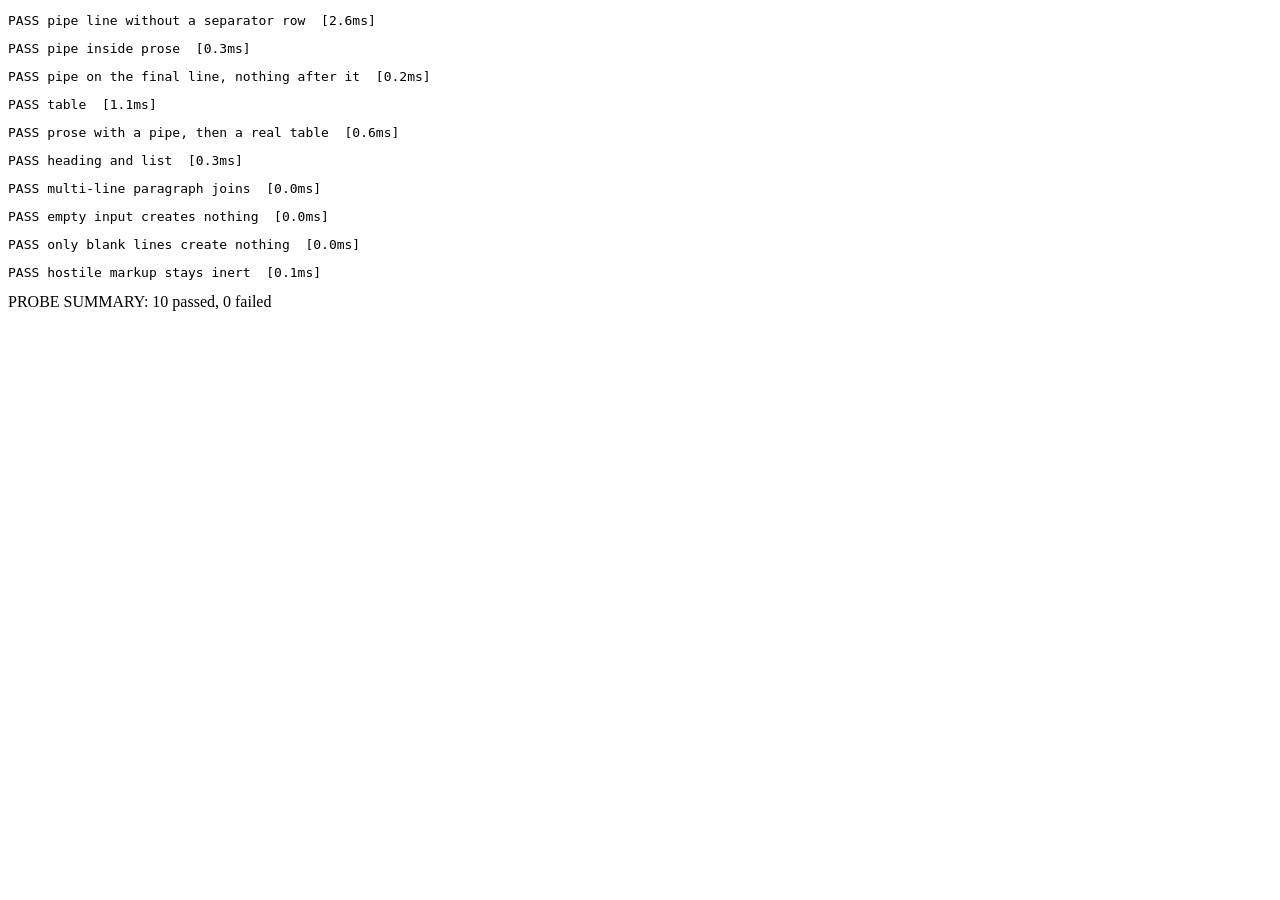
<file: agent/gui/renderer_probe.html>
<!DOCTYPE html>
<html lang="zh">
<head>
<meta charset="utf-8">
<title>renderer probe — gui/app.js</title>
</head>
<body>
<!--
  Executes the browser-side Markdown renderer for real. It is opened over file://, so it needs
  no server, no route in gui.py and no new CSP allowance: `app.js` is a classic script, so its
  top-level function declarations are installed even if its later startup code fails to find the
  workbench DOM it expects.

  Run it headless with:  python3 agent/renderer_probe.py
-->
<div id="results"></div>
<div id="summary" data-result="NONE">no result</div>
<script src="app.js"></script>
<script src="renderer_probe.js"></script>
</body>
</html>
</file>
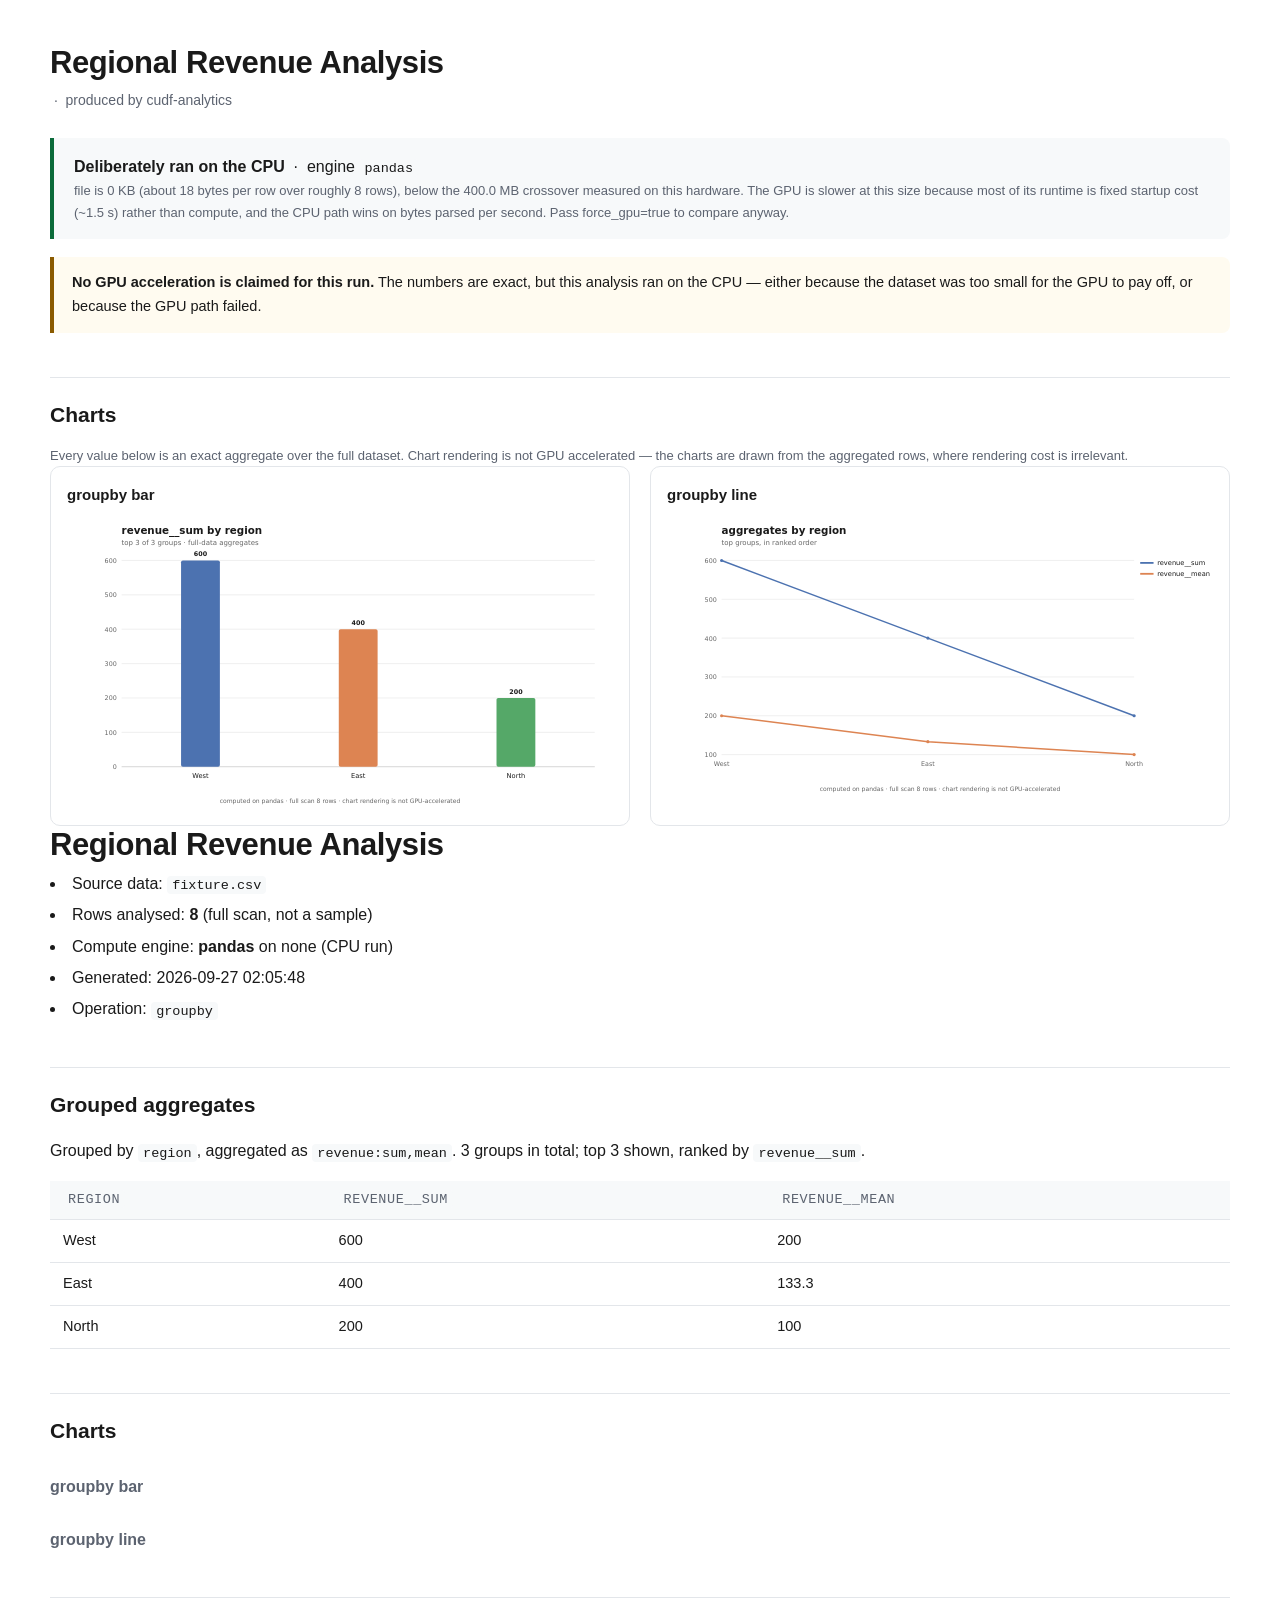
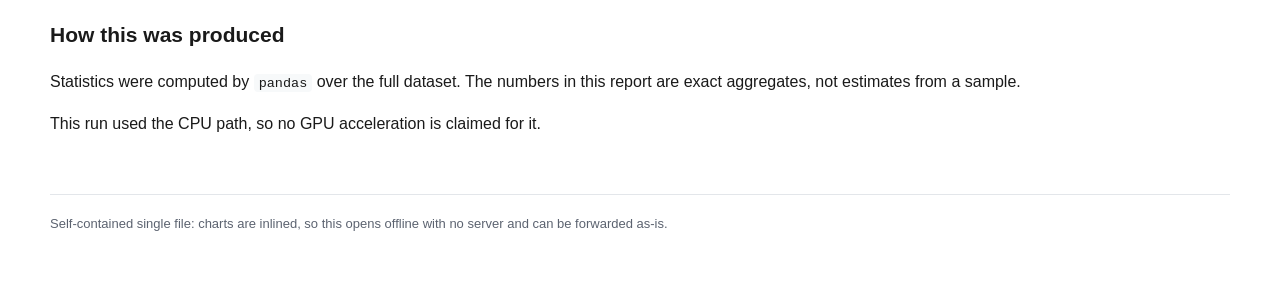
<file: benchmark/portability/report.html>
<!DOCTYPE html>
<html lang="en">
<head>
<meta charset="utf-8">
<meta name="viewport" content="width=device-width,initial-scale=1">
<title>Regional Revenue Analysis</title>
<style>
:root { --ink:#1a1a1a; --dim:#5c6370; --line:#e3e6ea; --bg:#ffffff; --accent:#0b6b3a;
        --warn:#8a5a00; --panel:#f7f9fa; }
* { box-sizing:border-box; }
body { margin:0; padding:44px 30px 70px; background:var(--bg); color:var(--ink);
       font:16px/1.65 -apple-system,"Segoe UI",Roboto,"Helvetica Neue",
            "PingFang SC","Microsoft YaHei",sans-serif; }
.wrap { max-width:1180px; margin:0 auto; }
h1 { font-size:31px; line-height:1.25; margin:0 0 6px; letter-spacing:-.4px; }
h2 { font-size:21px; margin:44px 0 12px; padding-top:20px; border-top:1px solid var(--line); }
h3 { font-size:16px; margin:26px 0 8px; color:var(--dim); font-weight:600; }
.sub { color:var(--dim); font-size:14px; margin:0 0 26px; }
.lede { background:var(--panel); border-left:4px solid var(--accent); padding:16px 20px;
        border-radius:0 8px 8px 0; margin:22px 0 8px; }
.lede p { margin:0; }
table { border-collapse:collapse; width:100%; margin:14px 0; font-size:14.5px; }
th,td { text-align:left; padding:9px 13px; border-bottom:1px solid var(--line); }
th { background:var(--panel); font-weight:600; color:var(--dim);
     text-transform:uppercase; font-size:11.5px; letter-spacing:.6px; }
td:nth-child(n+2) { font-variant-numeric:tabular-nums; }
code { background:var(--panel); padding:1.5px 5px; border-radius:4px;
       font:13.5px/1.5 ui-monospace,Consolas,"Courier New",monospace; }
li { margin:5px 0; }
.charts { display:grid; grid-template-columns:repeat(auto-fit,minmax(430px,1fr)); gap:20px; }
.card { border:1px solid var(--line); border-radius:10px; padding:16px; background:#fff; }
.card svg { width:100%; height:auto; display:block; }
.card h3 { margin:0 0 10px; color:var(--ink); font-size:15px; }
.caption { color:var(--dim); font-size:13px; margin:10px 0 0; }
.foot { margin-top:56px; padding-top:18px; border-top:1px solid var(--line);
        color:var(--dim); font-size:13px; }
.caveat { background:#fffbf0; border-left:4px solid var(--warn); padding:14px 18px;
          border-radius:0 8px 8px 0; font-size:14.5px; margin:18px 0; }
</style>
</head>
<body>
<div class="wrap">
<h1>Regional Revenue Analysis</h1>
<p class="sub">
&nbsp;&middot;&nbsp; produced by cudf-analytics</p>
<div class="lede"><p><strong>Deliberately ran on the CPU</strong> &nbsp;&middot;&nbsp; engine <code>pandas</code></p><p class="caption">file is 0 KB (about 18 bytes per row over roughly 8 rows), below the 400.0 MB crossover measured on this hardware. The GPU is slower at this size because most of its runtime is fixed startup cost (~1.5 s) rather than compute, and the CPU path wins on bytes parsed per second. Pass force_gpu=true to compare anyway.</p></div>
<div class="caveat"><strong>No GPU acceleration is claimed for this run.</strong> The numbers are exact, but this analysis ran on the CPU &mdash; either because the dataset was too small for the GPU to pay off, or because the GPU path failed.</div>
<h2>Charts</h2>
<p class="caption">Every value below is an exact aggregate over the full dataset. Chart rendering is not GPU accelerated &mdash; the charts are drawn from the aggregated rows, where rendering cost is irrelevant.</p>
<div class="charts"><div class="card"><h3>groupby bar</h3><svg xmlns="http://www.w3.org/2000/svg" viewBox="0 0 900 480" role="img" aria-label="revenue__sum by region"><rect width="900" height="480" fill="#ffffff"/><text x="90.00" y="26.00" font-family="system-ui, -apple-system, 'Segoe UI', Roboto, sans-serif" font-size="17" fill="#1a1a1a" text-anchor="start" font-weight="700">revenue__sum by region</text><text x="90.00" y="45.00" font-family="system-ui, -apple-system, 'Segoe UI', Roboto, sans-serif" font-size="11.5" fill="#666666" text-anchor="start" font-weight="normal">top 3 of 3 groups · full-data aggregates</text><line x1="90.00" y1="410.00" x2="870.00" y2="410.00" stroke="#bbbbbb" stroke-width="1"/><text x="82.00" y="414.00" font-family="system-ui, -apple-system, 'Segoe UI', Roboto, sans-serif" font-size="10.5" fill="#666666" text-anchor="end" font-weight="normal">0</text><line x1="90.00" y1="353.33" x2="870.00" y2="353.33" stroke="#e5e5e5" stroke-width="1"/><text x="82.00" y="357.33" font-family="system-ui, -apple-system, 'Segoe UI', Roboto, sans-serif" font-size="10.5" fill="#666666" text-anchor="end" font-weight="normal">100</text><line x1="90.00" y1="296.67" x2="870.00" y2="296.67" stroke="#e5e5e5" stroke-width="1"/><text x="82.00" y="300.67" font-family="system-ui, -apple-system, 'Segoe UI', Roboto, sans-serif" font-size="10.5" fill="#666666" text-anchor="end" font-weight="normal">200</text><line x1="90.00" y1="240.00" x2="870.00" y2="240.00" stroke="#e5e5e5" stroke-width="1"/><text x="82.00" y="244.00" font-family="system-ui, -apple-system, 'Segoe UI', Roboto, sans-serif" font-size="10.5" fill="#666666" text-anchor="end" font-weight="normal">300</text><line x1="90.00" y1="183.33" x2="870.00" y2="183.33" stroke="#e5e5e5" stroke-width="1"/><text x="82.00" y="187.33" font-family="system-ui, -apple-system, 'Segoe UI', Roboto, sans-serif" font-size="10.5" fill="#666666" text-anchor="end" font-weight="normal">400</text><line x1="90.00" y1="126.67" x2="870.00" y2="126.67" stroke="#e5e5e5" stroke-width="1"/><text x="82.00" y="130.67" font-family="system-ui, -apple-system, 'Segoe UI', Roboto, sans-serif" font-size="10.5" fill="#666666" text-anchor="end" font-weight="normal">500</text><line x1="90.00" y1="70.00" x2="870.00" y2="70.00" stroke="#e5e5e5" stroke-width="1"/><text x="82.00" y="74.00" font-family="system-ui, -apple-system, 'Segoe UI', Roboto, sans-serif" font-size="10.5" fill="#666666" text-anchor="end" font-weight="normal">600</text><rect x="188.00" y="70.00" width="64.00" height="340.00" fill="#4C72B0" rx="3"/><text x="220.00" y="63.00" font-family="system-ui, -apple-system, 'Segoe UI', Roboto, sans-serif" font-size="10.5" fill="#1a1a1a" text-anchor="middle" font-weight="600">600</text><text x="220.00" y="428.00" font-family="system-ui, -apple-system, 'Segoe UI', Roboto, sans-serif" font-size="11" fill="#1a1a1a" text-anchor="middle" font-weight="normal">West</text><rect x="448.00" y="183.33" width="64.00" height="226.67" fill="#DD8452" rx="3"/><text x="480.00" y="176.33" font-family="system-ui, -apple-system, 'Segoe UI', Roboto, sans-serif" font-size="10.5" fill="#1a1a1a" text-anchor="middle" font-weight="600">400</text><text x="480.00" y="428.00" font-family="system-ui, -apple-system, 'Segoe UI', Roboto, sans-serif" font-size="11" fill="#1a1a1a" text-anchor="middle" font-weight="normal">East</text><rect x="708.00" y="296.67" width="64.00" height="113.33" fill="#55A868" rx="3"/><text x="740.00" y="289.67" font-family="system-ui, -apple-system, 'Segoe UI', Roboto, sans-serif" font-size="10.5" fill="#1a1a1a" text-anchor="middle" font-weight="600">200</text><text x="740.00" y="428.00" font-family="system-ui, -apple-system, 'Segoe UI', Roboto, sans-serif" font-size="11" fill="#1a1a1a" text-anchor="middle" font-weight="normal">North</text><text x="450" y="470" font-family="system-ui, sans-serif" font-size="10" fill="#666666" text-anchor="middle">computed on pandas · full scan 8 rows · chart rendering is not GPU-accelerated</text></svg></div><div class="card"><h3>groupby line</h3><svg xmlns="http://www.w3.org/2000/svg" viewBox="0 0 900 460" role="img" aria-label="aggregates by region"><rect width="900" height="460" fill="#ffffff"/><text x="90.00" y="26.00" font-family="system-ui, -apple-system, 'Segoe UI', Roboto, sans-serif" font-size="17" fill="#1a1a1a" text-anchor="start" font-weight="700">aggregates by region</text><text x="90.00" y="45.00" font-family="system-ui, -apple-system, 'Segoe UI', Roboto, sans-serif" font-size="11.5" fill="#666666" text-anchor="start" font-weight="normal">top groups, in ranked order</text><line x1="90.00" y1="390.00" x2="770.00" y2="390.00" stroke="#e5e5e5" stroke-width="1"/><text x="82.00" y="394.00" font-family="system-ui, -apple-system, 'Segoe UI', Roboto, sans-serif" font-size="10.5" fill="#666666" text-anchor="end" font-weight="normal">100</text><line x1="90.00" y1="326.00" x2="770.00" y2="326.00" stroke="#e5e5e5" stroke-width="1"/><text x="82.00" y="330.00" font-family="system-ui, -apple-system, 'Segoe UI', Roboto, sans-serif" font-size="10.5" fill="#666666" text-anchor="end" font-weight="normal">200</text><line x1="90.00" y1="262.00" x2="770.00" y2="262.00" stroke="#e5e5e5" stroke-width="1"/><text x="82.00" y="266.00" font-family="system-ui, -apple-system, 'Segoe UI', Roboto, sans-serif" font-size="10.5" fill="#666666" text-anchor="end" font-weight="normal">300</text><line x1="90.00" y1="198.00" x2="770.00" y2="198.00" stroke="#e5e5e5" stroke-width="1"/><text x="82.00" y="202.00" font-family="system-ui, -apple-system, 'Segoe UI', Roboto, sans-serif" font-size="10.5" fill="#666666" text-anchor="end" font-weight="normal">400</text><line x1="90.00" y1="134.00" x2="770.00" y2="134.00" stroke="#e5e5e5" stroke-width="1"/><text x="82.00" y="138.00" font-family="system-ui, -apple-system, 'Segoe UI', Roboto, sans-serif" font-size="10.5" fill="#666666" text-anchor="end" font-weight="normal">500</text><line x1="90.00" y1="70.00" x2="770.00" y2="70.00" stroke="#e5e5e5" stroke-width="1"/><text x="82.00" y="74.00" font-family="system-ui, -apple-system, 'Segoe UI', Roboto, sans-serif" font-size="10.5" fill="#666666" text-anchor="end" font-weight="normal">600</text><polyline points="90.00,70.00 430.00,198.00 770.00,326.00" fill="none" stroke="#4C72B0" stroke-width="2.4" stroke-linejoin="round"/><circle cx="90.00" cy="70.00" r="2.60" fill="#4C72B0"/><circle cx="430.00" cy="198.00" r="2.60" fill="#4C72B0"/><circle cx="770.00" cy="326.00" r="2.60" fill="#4C72B0"/><line x1="780.00" y1="74.00" x2="802.00" y2="74.00" stroke="#4C72B0" stroke-width="3"/><text x="808.00" y="78.00" font-family="system-ui, -apple-system, 'Segoe UI', Roboto, sans-serif" font-size="11" fill="#1a1a1a" text-anchor="start" font-weight="normal">revenue__sum</text><polyline points="90.00,326.00 430.00,368.67 770.00,390.00" fill="none" stroke="#DD8452" stroke-width="2.4" stroke-linejoin="round"/><circle cx="90.00" cy="326.00" r="2.60" fill="#DD8452"/><circle cx="430.00" cy="368.67" r="2.60" fill="#DD8452"/><circle cx="770.00" cy="390.00" r="2.60" fill="#DD8452"/><line x1="780.00" y1="92.00" x2="802.00" y2="92.00" stroke="#DD8452" stroke-width="3"/><text x="808.00" y="96.00" font-family="system-ui, -apple-system, 'Segoe UI', Roboto, sans-serif" font-size="11" fill="#1a1a1a" text-anchor="start" font-weight="normal">revenue__mean</text><text x="90.00" y="408.00" font-family="system-ui, -apple-system, 'Segoe UI', Roboto, sans-serif" font-size="10.5" fill="#666666" text-anchor="middle" font-weight="normal">West</text><text x="430.00" y="408.00" font-family="system-ui, -apple-system, 'Segoe UI', Roboto, sans-serif" font-size="10.5" fill="#666666" text-anchor="middle" font-weight="normal">East</text><text x="770.00" y="408.00" font-family="system-ui, -apple-system, 'Segoe UI', Roboto, sans-serif" font-size="10.5" fill="#666666" text-anchor="middle" font-weight="normal">North</text><text x="450" y="450" font-family="system-ui, sans-serif" font-size="10" fill="#666666" text-anchor="middle">computed on pandas · full scan 8 rows · chart rendering is not GPU-accelerated</text></svg></div></div>
<h1>Regional Revenue Analysis</h1>
<li>Source data: <code>fixture.csv</code></li>
<li>Rows analysed: <strong>8</strong> (full scan, not a sample)</li>
<li>Compute engine: <strong>pandas</strong> on none (CPU run)</li>
<li>Generated: 2026-09-27 02:05:48</li>
<li>Operation: <code>groupby</code></li>
<h2>Grouped aggregates</h2>
<p>Grouped by <code>region</code>, aggregated as <code>revenue:sum,mean</code>. 3 groups in total; top 3 shown, ranked by <code>revenue__sum</code>.</p>
<table><thead><tr><th><code>region</code></th><th><code>revenue__sum</code></th><th><code>revenue__mean</code></th></tr></thead><tbody>
<tr><td>West</td><td>600</td><td>200</td></tr>
<tr><td>East</td><td>400</td><td>133.3</td></tr>
<tr><td>North</td><td>200</td><td>100</td></tr>
</tbody></table>
<h2>Charts</h2>
<h3>groupby bar</h3>
<h3>groupby line</h3>
<h2>How this was produced</h2>
<p>Statistics were computed by <code>pandas</code> over the full dataset. The numbers in this report are exact aggregates, not estimates from a sample.</p>
<p>This run used the CPU path, so no GPU acceleration is claimed for it.</p>
<div class="foot">
Self-contained single file: charts are inlined, so this opens offline with no server and can be forwarded as-is.
</div>
</div>
</body>
</html>
</file>
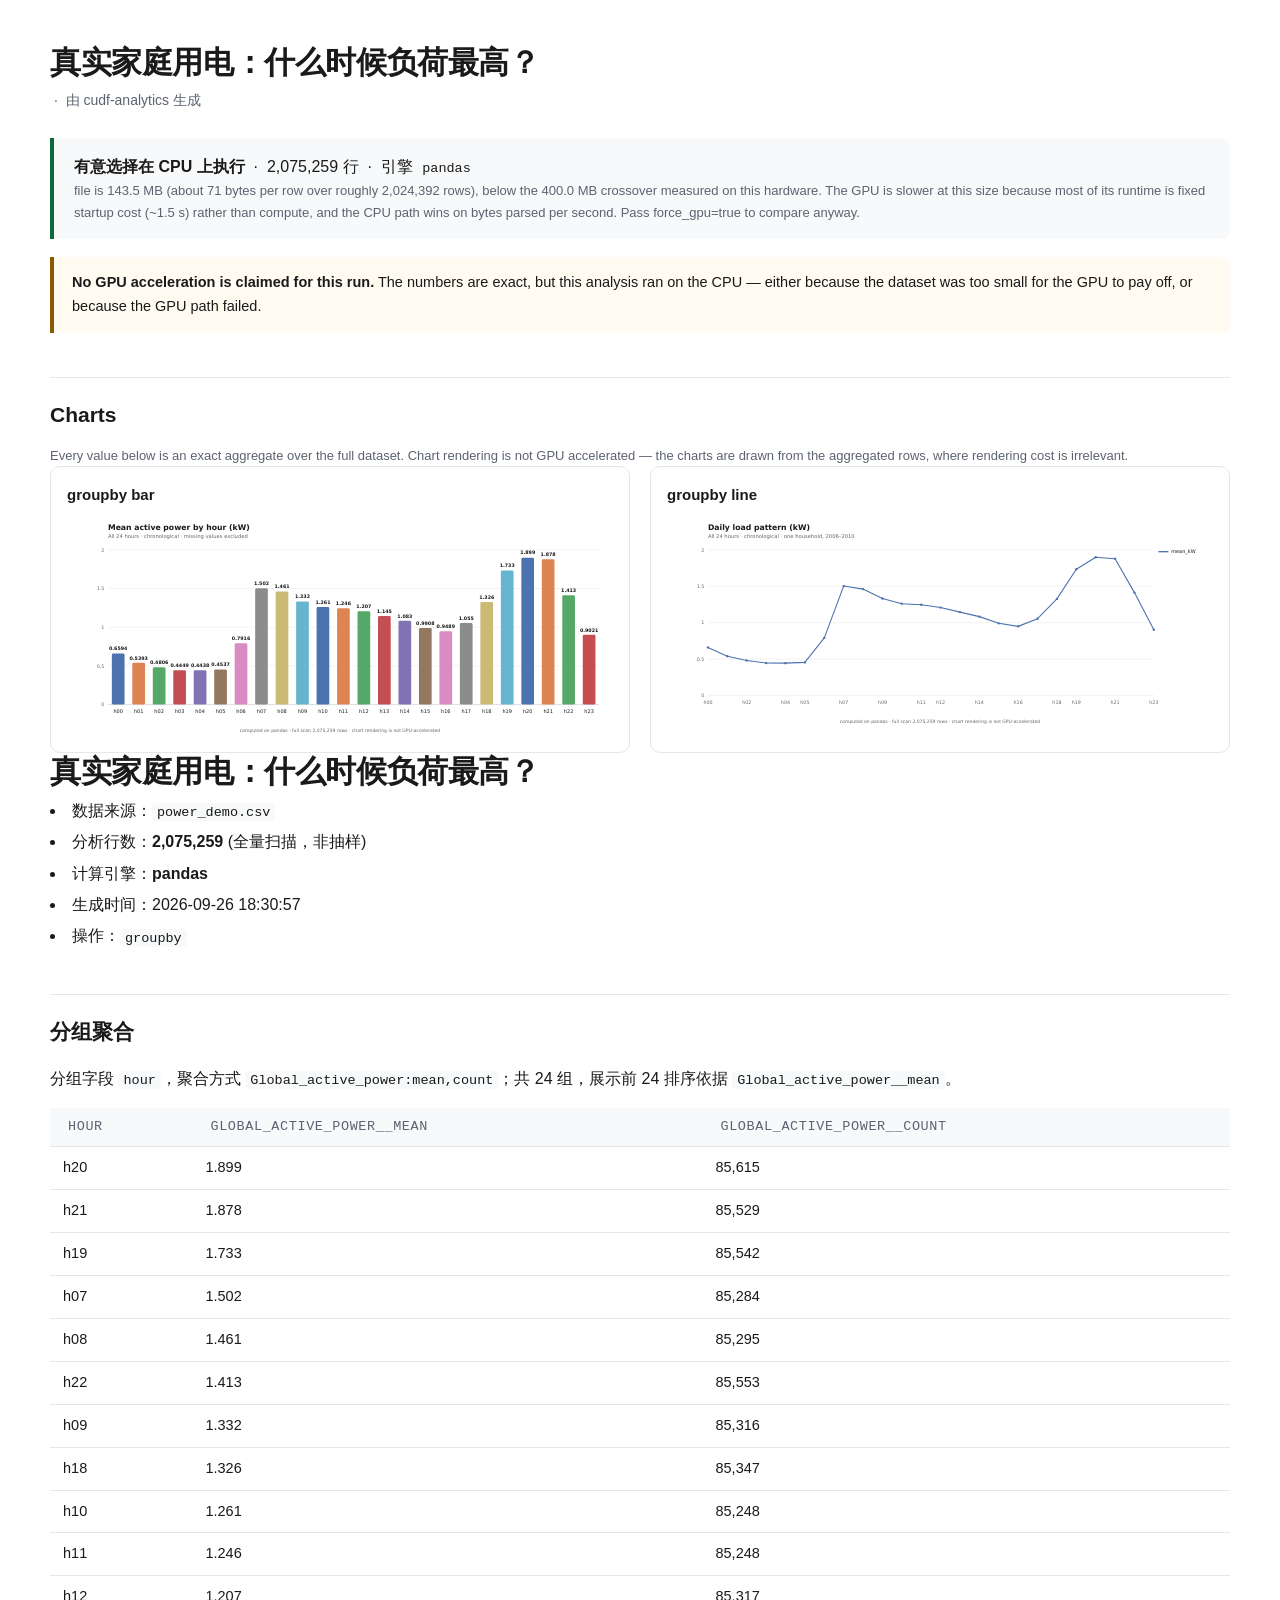
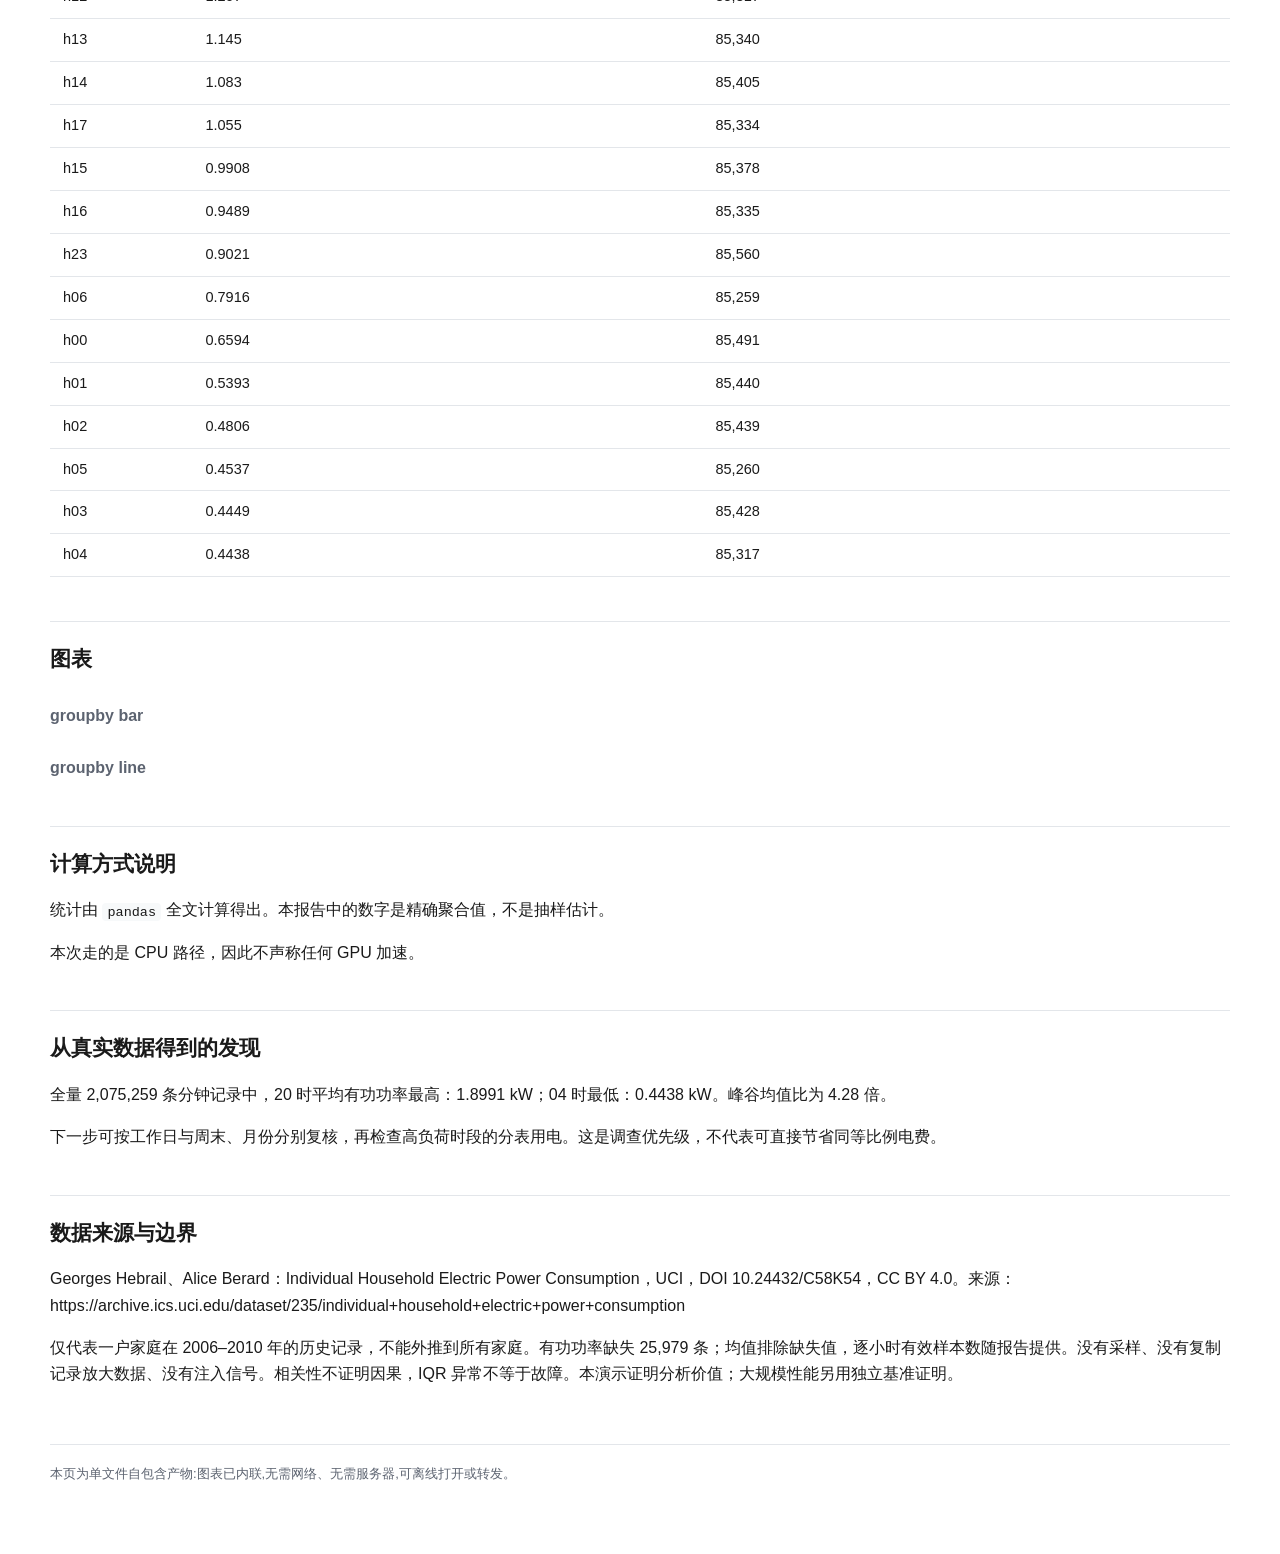
<file: benchmark/real_power_demo/report.html>
<!DOCTYPE html>
<html lang="zh">
<head>
<meta charset="utf-8">
<meta name="viewport" content="width=device-width,initial-scale=1">
<title>真实家庭用电：什么时候负荷最高？</title>
<style>
:root { --ink:#1a1a1a; --dim:#5c6370; --line:#e3e6ea; --bg:#ffffff; --accent:#0b6b3a;
        --warn:#8a5a00; --panel:#f7f9fa; }
* { box-sizing:border-box; }
body { margin:0; padding:44px 30px 70px; background:var(--bg); color:var(--ink);
       font:16px/1.65 -apple-system,"Segoe UI",Roboto,"Helvetica Neue",
            "PingFang SC","Microsoft YaHei",sans-serif; }
.wrap { max-width:1180px; margin:0 auto; }
h1 { font-size:31px; line-height:1.25; margin:0 0 6px; letter-spacing:-.4px; }
h2 { font-size:21px; margin:44px 0 12px; padding-top:20px; border-top:1px solid var(--line); }
h3 { font-size:16px; margin:26px 0 8px; color:var(--dim); font-weight:600; }
.sub { color:var(--dim); font-size:14px; margin:0 0 26px; }
.lede { background:var(--panel); border-left:4px solid var(--accent); padding:16px 20px;
        border-radius:0 8px 8px 0; margin:22px 0 8px; }
.lede p { margin:0; }
table { border-collapse:collapse; width:100%; margin:14px 0; font-size:14.5px; }
th,td { text-align:left; padding:9px 13px; border-bottom:1px solid var(--line); }
th { background:var(--panel); font-weight:600; color:var(--dim);
     text-transform:uppercase; font-size:11.5px; letter-spacing:.6px; }
td:nth-child(n+2) { font-variant-numeric:tabular-nums; }
code { background:var(--panel); padding:1.5px 5px; border-radius:4px;
       font:13.5px/1.5 ui-monospace,Consolas,"Courier New",monospace; }
li { margin:5px 0; }
.charts { display:grid; grid-template-columns:repeat(auto-fit,minmax(430px,1fr)); gap:20px; }
.card { border:1px solid var(--line); border-radius:10px; padding:16px; background:#fff; }
.card svg { width:100%; height:auto; display:block; }
.card h3 { margin:0 0 10px; color:var(--ink); font-size:15px; }
.caption { color:var(--dim); font-size:13px; margin:10px 0 0; }
.foot { margin-top:56px; padding-top:18px; border-top:1px solid var(--line);
        color:var(--dim); font-size:13px; }
.caveat { background:#fffbf0; border-left:4px solid var(--warn); padding:14px 18px;
          border-radius:0 8px 8px 0; font-size:14.5px; margin:18px 0; }
</style>
</head>
<body>
<div class="wrap">
<h1>真实家庭用电：什么时候负荷最高？</h1>
<p class="sub">
&nbsp;&middot;&nbsp; 由 cudf-analytics 生成</p>
<div class="lede"><p><strong>有意选择在 CPU 上执行</strong> &nbsp;&middot;&nbsp; 2,075,259 行 &nbsp;&middot;&nbsp; 引擎 <code>pandas</code></p><p class="caption">file is 143.5 MB (about 71 bytes per row over roughly 2,024,392 rows), below the 400.0 MB crossover measured on this hardware. The GPU is slower at this size because most of its runtime is fixed startup cost (~1.5 s) rather than compute, and the CPU path wins on bytes parsed per second. Pass force_gpu=true to compare anyway.</p></div>
<div class="caveat"><strong>No GPU acceleration is claimed for this run.</strong> The numbers are exact, but this analysis ran on the CPU &mdash; either because the dataset was too small for the GPU to pay off, or because the GPU path failed.</div>
<h2>Charts</h2>
<p class="caption">Every value below is an exact aggregate over the full dataset. Chart rendering is not GPU accelerated &mdash; the charts are drawn from the aggregated rows, where rendering cost is irrelevant.</p>
<div class="charts"><div class="card"><h3>groupby bar</h3><svg xmlns="http://www.w3.org/2000/svg" viewBox="0 0 1200 480" role="img" aria-label="Mean active power by hour (kW)"><rect width="1200" height="480" fill="#ffffff"/><text x="90.00" y="26.00" font-family="system-ui, -apple-system, 'Segoe UI', Roboto, sans-serif" font-size="17" fill="#1a1a1a" text-anchor="start" font-weight="700">Mean active power by hour (kW)</text><text x="90.00" y="45.00" font-family="system-ui, -apple-system, 'Segoe UI', Roboto, sans-serif" font-size="11.5" fill="#666666" text-anchor="start" font-weight="normal">All 24 hours · chronological · missing values excluded</text><line x1="90.00" y1="410.00" x2="1170.00" y2="410.00" stroke="#bbbbbb" stroke-width="1"/><text x="82.00" y="414.00" font-family="system-ui, -apple-system, 'Segoe UI', Roboto, sans-serif" font-size="10.5" fill="#666666" text-anchor="end" font-weight="normal">0</text><line x1="90.00" y1="325.00" x2="1170.00" y2="325.00" stroke="#e5e5e5" stroke-width="1"/><text x="82.00" y="329.00" font-family="system-ui, -apple-system, 'Segoe UI', Roboto, sans-serif" font-size="10.5" fill="#666666" text-anchor="end" font-weight="normal">0.5</text><line x1="90.00" y1="240.00" x2="1170.00" y2="240.00" stroke="#e5e5e5" stroke-width="1"/><text x="82.00" y="244.00" font-family="system-ui, -apple-system, 'Segoe UI', Roboto, sans-serif" font-size="10.5" fill="#666666" text-anchor="end" font-weight="normal">1</text><line x1="90.00" y1="155.00" x2="1170.00" y2="155.00" stroke="#e5e5e5" stroke-width="1"/><text x="82.00" y="159.00" font-family="system-ui, -apple-system, 'Segoe UI', Roboto, sans-serif" font-size="10.5" fill="#666666" text-anchor="end" font-weight="normal">1.5</text><line x1="90.00" y1="70.00" x2="1170.00" y2="70.00" stroke="#e5e5e5" stroke-width="1"/><text x="82.00" y="74.00" font-family="system-ui, -apple-system, 'Segoe UI', Roboto, sans-serif" font-size="10.5" fill="#666666" text-anchor="end" font-weight="normal">2</text><rect x="98.55" y="297.90" width="27.90" height="112.10" fill="#4C72B0" rx="3"/><text x="112.50" y="290.90" font-family="system-ui, -apple-system, 'Segoe UI', Roboto, sans-serif" font-size="10.5" fill="#1a1a1a" text-anchor="middle" font-weight="600">0.6594</text><text x="112.50" y="428.00" font-family="system-ui, -apple-system, 'Segoe UI', Roboto, sans-serif" font-size="11" fill="#1a1a1a" text-anchor="middle" font-weight="normal">h00</text><rect x="143.55" y="318.31" width="27.90" height="91.69" fill="#DD8452" rx="3"/><text x="157.50" y="311.31" font-family="system-ui, -apple-system, 'Segoe UI', Roboto, sans-serif" font-size="10.5" fill="#1a1a1a" text-anchor="middle" font-weight="600">0.5393</text><text x="157.50" y="428.00" font-family="system-ui, -apple-system, 'Segoe UI', Roboto, sans-serif" font-size="11" fill="#1a1a1a" text-anchor="middle" font-weight="normal">h01</text><rect x="188.55" y="328.29" width="27.90" height="81.71" fill="#55A868" rx="3"/><text x="202.50" y="321.29" font-family="system-ui, -apple-system, 'Segoe UI', Roboto, sans-serif" font-size="10.5" fill="#1a1a1a" text-anchor="middle" font-weight="600">0.4806</text><text x="202.50" y="428.00" font-family="system-ui, -apple-system, 'Segoe UI', Roboto, sans-serif" font-size="11" fill="#1a1a1a" text-anchor="middle" font-weight="normal">h02</text><rect x="233.55" y="334.37" width="27.90" height="75.63" fill="#C44E52" rx="3"/><text x="247.50" y="327.37" font-family="system-ui, -apple-system, 'Segoe UI', Roboto, sans-serif" font-size="10.5" fill="#1a1a1a" text-anchor="middle" font-weight="600">0.4449</text><text x="247.50" y="428.00" font-family="system-ui, -apple-system, 'Segoe UI', Roboto, sans-serif" font-size="11" fill="#1a1a1a" text-anchor="middle" font-weight="normal">h03</text><rect x="278.55" y="334.55" width="27.90" height="75.45" fill="#8172B3" rx="3"/><text x="292.50" y="327.55" font-family="system-ui, -apple-system, 'Segoe UI', Roboto, sans-serif" font-size="10.5" fill="#1a1a1a" text-anchor="middle" font-weight="600">0.4438</text><text x="292.50" y="428.00" font-family="system-ui, -apple-system, 'Segoe UI', Roboto, sans-serif" font-size="11" fill="#1a1a1a" text-anchor="middle" font-weight="normal">h04</text><rect x="323.55" y="332.88" width="27.90" height="77.12" fill="#937860" rx="3"/><text x="337.50" y="325.88" font-family="system-ui, -apple-system, 'Segoe UI', Roboto, sans-serif" font-size="10.5" fill="#1a1a1a" text-anchor="middle" font-weight="600">0.4537</text><text x="337.50" y="428.00" font-family="system-ui, -apple-system, 'Segoe UI', Roboto, sans-serif" font-size="11" fill="#1a1a1a" text-anchor="middle" font-weight="normal">h05</text><rect x="368.55" y="275.43" width="27.90" height="134.57" fill="#DA8BC3" rx="3"/><text x="382.50" y="268.43" font-family="system-ui, -apple-system, 'Segoe UI', Roboto, sans-serif" font-size="10.5" fill="#1a1a1a" text-anchor="middle" font-weight="600">0.7916</text><text x="382.50" y="428.00" font-family="system-ui, -apple-system, 'Segoe UI', Roboto, sans-serif" font-size="11" fill="#1a1a1a" text-anchor="middle" font-weight="normal">h06</text><rect x="413.55" y="154.62" width="27.90" height="255.38" fill="#8C8C8C" rx="3"/><text x="427.50" y="147.62" font-family="system-ui, -apple-system, 'Segoe UI', Roboto, sans-serif" font-size="10.5" fill="#1a1a1a" text-anchor="middle" font-weight="600">1.502</text><text x="427.50" y="428.00" font-family="system-ui, -apple-system, 'Segoe UI', Roboto, sans-serif" font-size="11" fill="#1a1a1a" text-anchor="middle" font-weight="normal">h07</text><rect x="458.55" y="161.63" width="27.90" height="248.37" fill="#CCB974" rx="3"/><text x="472.50" y="154.63" font-family="system-ui, -apple-system, 'Segoe UI', Roboto, sans-serif" font-size="10.5" fill="#1a1a1a" text-anchor="middle" font-weight="600">1.461</text><text x="472.50" y="428.00" font-family="system-ui, -apple-system, 'Segoe UI', Roboto, sans-serif" font-size="11" fill="#1a1a1a" text-anchor="middle" font-weight="normal">h08</text><rect x="503.55" y="183.62" width="27.90" height="226.38" fill="#64B5CD" rx="3"/><text x="517.50" y="176.62" font-family="system-ui, -apple-system, 'Segoe UI', Roboto, sans-serif" font-size="10.5" fill="#1a1a1a" text-anchor="middle" font-weight="600">1.332</text><text x="517.50" y="428.00" font-family="system-ui, -apple-system, 'Segoe UI', Roboto, sans-serif" font-size="11" fill="#1a1a1a" text-anchor="middle" font-weight="normal">h09</text><rect x="548.55" y="195.69" width="27.90" height="214.31" fill="#4C72B0" rx="3"/><text x="562.50" y="188.69" font-family="system-ui, -apple-system, 'Segoe UI', Roboto, sans-serif" font-size="10.5" fill="#1a1a1a" text-anchor="middle" font-weight="600">1.261</text><text x="562.50" y="428.00" font-family="system-ui, -apple-system, 'Segoe UI', Roboto, sans-serif" font-size="11" fill="#1a1a1a" text-anchor="middle" font-weight="normal">h10</text><rect x="593.55" y="198.21" width="27.90" height="211.79" fill="#DD8452" rx="3"/><text x="607.50" y="191.21" font-family="system-ui, -apple-system, 'Segoe UI', Roboto, sans-serif" font-size="10.5" fill="#1a1a1a" text-anchor="middle" font-weight="600">1.246</text><text x="607.50" y="428.00" font-family="system-ui, -apple-system, 'Segoe UI', Roboto, sans-serif" font-size="11" fill="#1a1a1a" text-anchor="middle" font-weight="normal">h11</text><rect x="638.55" y="204.80" width="27.90" height="205.20" fill="#55A868" rx="3"/><text x="652.50" y="197.80" font-family="system-ui, -apple-system, 'Segoe UI', Roboto, sans-serif" font-size="10.5" fill="#1a1a1a" text-anchor="middle" font-weight="600">1.207</text><text x="652.50" y="428.00" font-family="system-ui, -apple-system, 'Segoe UI', Roboto, sans-serif" font-size="11" fill="#1a1a1a" text-anchor="middle" font-weight="normal">h12</text><rect x="683.55" y="215.43" width="27.90" height="194.57" fill="#C44E52" rx="3"/><text x="697.50" y="208.43" font-family="system-ui, -apple-system, 'Segoe UI', Roboto, sans-serif" font-size="10.5" fill="#1a1a1a" text-anchor="middle" font-weight="600">1.145</text><text x="697.50" y="428.00" font-family="system-ui, -apple-system, 'Segoe UI', Roboto, sans-serif" font-size="11" fill="#1a1a1a" text-anchor="middle" font-weight="normal">h13</text><rect x="728.55" y="225.92" width="27.90" height="184.08" fill="#8172B3" rx="3"/><text x="742.50" y="218.92" font-family="system-ui, -apple-system, 'Segoe UI', Roboto, sans-serif" font-size="10.5" fill="#1a1a1a" text-anchor="middle" font-weight="600">1.083</text><text x="742.50" y="428.00" font-family="system-ui, -apple-system, 'Segoe UI', Roboto, sans-serif" font-size="11" fill="#1a1a1a" text-anchor="middle" font-weight="normal">h14</text><rect x="773.55" y="241.57" width="27.90" height="168.43" fill="#937860" rx="3"/><text x="787.50" y="234.57" font-family="system-ui, -apple-system, 'Segoe UI', Roboto, sans-serif" font-size="10.5" fill="#1a1a1a" text-anchor="middle" font-weight="600">0.9908</text><text x="787.50" y="428.00" font-family="system-ui, -apple-system, 'Segoe UI', Roboto, sans-serif" font-size="11" fill="#1a1a1a" text-anchor="middle" font-weight="normal">h15</text><rect x="818.55" y="248.69" width="27.90" height="161.31" fill="#DA8BC3" rx="3"/><text x="832.50" y="241.69" font-family="system-ui, -apple-system, 'Segoe UI', Roboto, sans-serif" font-size="10.5" fill="#1a1a1a" text-anchor="middle" font-weight="600">0.9489</text><text x="832.50" y="428.00" font-family="system-ui, -apple-system, 'Segoe UI', Roboto, sans-serif" font-size="11" fill="#1a1a1a" text-anchor="middle" font-weight="normal">h16</text><rect x="863.55" y="230.63" width="27.90" height="179.37" fill="#8C8C8C" rx="3"/><text x="877.50" y="223.63" font-family="system-ui, -apple-system, 'Segoe UI', Roboto, sans-serif" font-size="10.5" fill="#1a1a1a" text-anchor="middle" font-weight="600">1.055</text><text x="877.50" y="428.00" font-family="system-ui, -apple-system, 'Segoe UI', Roboto, sans-serif" font-size="11" fill="#1a1a1a" text-anchor="middle" font-weight="normal">h17</text><rect x="908.55" y="184.50" width="27.90" height="225.50" fill="#CCB974" rx="3"/><text x="922.50" y="177.50" font-family="system-ui, -apple-system, 'Segoe UI', Roboto, sans-serif" font-size="10.5" fill="#1a1a1a" text-anchor="middle" font-weight="600">1.326</text><text x="922.50" y="428.00" font-family="system-ui, -apple-system, 'Segoe UI', Roboto, sans-serif" font-size="11" fill="#1a1a1a" text-anchor="middle" font-weight="normal">h18</text><rect x="953.55" y="115.33" width="27.90" height="294.67" fill="#64B5CD" rx="3"/><text x="967.50" y="108.33" font-family="system-ui, -apple-system, 'Segoe UI', Roboto, sans-serif" font-size="10.5" fill="#1a1a1a" text-anchor="middle" font-weight="600">1.733</text><text x="967.50" y="428.00" font-family="system-ui, -apple-system, 'Segoe UI', Roboto, sans-serif" font-size="11" fill="#1a1a1a" text-anchor="middle" font-weight="normal">h19</text><rect x="998.55" y="87.16" width="27.90" height="322.84" fill="#4C72B0" rx="3"/><text x="1012.50" y="80.16" font-family="system-ui, -apple-system, 'Segoe UI', Roboto, sans-serif" font-size="10.5" fill="#1a1a1a" text-anchor="middle" font-weight="600">1.899</text><text x="1012.50" y="428.00" font-family="system-ui, -apple-system, 'Segoe UI', Roboto, sans-serif" font-size="11" fill="#1a1a1a" text-anchor="middle" font-weight="normal">h20</text><rect x="1043.55" y="90.79" width="27.90" height="319.21" fill="#DD8452" rx="3"/><text x="1057.50" y="83.79" font-family="system-ui, -apple-system, 'Segoe UI', Roboto, sans-serif" font-size="10.5" fill="#1a1a1a" text-anchor="middle" font-weight="600">1.878</text><text x="1057.50" y="428.00" font-family="system-ui, -apple-system, 'Segoe UI', Roboto, sans-serif" font-size="11" fill="#1a1a1a" text-anchor="middle" font-weight="normal">h21</text><rect x="1088.55" y="169.86" width="27.90" height="240.14" fill="#55A868" rx="3"/><text x="1102.50" y="162.86" font-family="system-ui, -apple-system, 'Segoe UI', Roboto, sans-serif" font-size="10.5" fill="#1a1a1a" text-anchor="middle" font-weight="600">1.413</text><text x="1102.50" y="428.00" font-family="system-ui, -apple-system, 'Segoe UI', Roboto, sans-serif" font-size="11" fill="#1a1a1a" text-anchor="middle" font-weight="normal">h22</text><rect x="1133.55" y="256.64" width="27.90" height="153.36" fill="#C44E52" rx="3"/><text x="1147.50" y="249.64" font-family="system-ui, -apple-system, 'Segoe UI', Roboto, sans-serif" font-size="10.5" fill="#1a1a1a" text-anchor="middle" font-weight="600">0.9021</text><text x="1147.50" y="428.00" font-family="system-ui, -apple-system, 'Segoe UI', Roboto, sans-serif" font-size="11" fill="#1a1a1a" text-anchor="middle" font-weight="normal">h23</text><text x="600" y="470" font-family="system-ui, sans-serif" font-size="10" fill="#666666" text-anchor="middle">computed on pandas · full scan 2,075,259 rows · chart rendering is not GPU-accelerated</text></svg></div><div class="card"><h3>groupby line</h3><svg xmlns="http://www.w3.org/2000/svg" viewBox="0 0 1200 460" role="img" aria-label="Daily load pattern (kW)"><rect width="1200" height="460" fill="#ffffff"/><text x="90.00" y="26.00" font-family="system-ui, -apple-system, 'Segoe UI', Roboto, sans-serif" font-size="17" fill="#1a1a1a" text-anchor="start" font-weight="700">Daily load pattern (kW)</text><text x="90.00" y="45.00" font-family="system-ui, -apple-system, 'Segoe UI', Roboto, sans-serif" font-size="11.5" fill="#666666" text-anchor="start" font-weight="normal">All 24 hours · chronological · one household, 2006–2010</text><line x1="90.00" y1="390.00" x2="1070.00" y2="390.00" stroke="#e5e5e5" stroke-width="1"/><text x="82.00" y="394.00" font-family="system-ui, -apple-system, 'Segoe UI', Roboto, sans-serif" font-size="10.5" fill="#666666" text-anchor="end" font-weight="normal">0</text><line x1="90.00" y1="310.00" x2="1070.00" y2="310.00" stroke="#e5e5e5" stroke-width="1"/><text x="82.00" y="314.00" font-family="system-ui, -apple-system, 'Segoe UI', Roboto, sans-serif" font-size="10.5" fill="#666666" text-anchor="end" font-weight="normal">0.5</text><line x1="90.00" y1="230.00" x2="1070.00" y2="230.00" stroke="#e5e5e5" stroke-width="1"/><text x="82.00" y="234.00" font-family="system-ui, -apple-system, 'Segoe UI', Roboto, sans-serif" font-size="10.5" fill="#666666" text-anchor="end" font-weight="normal">1</text><line x1="90.00" y1="150.00" x2="1070.00" y2="150.00" stroke="#e5e5e5" stroke-width="1"/><text x="82.00" y="154.00" font-family="system-ui, -apple-system, 'Segoe UI', Roboto, sans-serif" font-size="10.5" fill="#666666" text-anchor="end" font-weight="normal">1.5</text><line x1="90.00" y1="70.00" x2="1070.00" y2="70.00" stroke="#e5e5e5" stroke-width="1"/><text x="82.00" y="74.00" font-family="system-ui, -apple-system, 'Segoe UI', Roboto, sans-serif" font-size="10.5" fill="#666666" text-anchor="end" font-weight="normal">2</text><polyline points="90.00,284.49 132.61,303.71 175.22,313.10 217.83,318.82 260.43,318.98 303.04,317.41 345.65,263.34 388.26,149.64 430.87,156.24 473.48,176.94 516.09,188.30 558.70,190.67 601.30,196.87 643.91,206.87 686.52,216.75 729.13,231.48 771.74,238.18 814.35,221.18 856.96,177.77 899.57,112.67 942.17,86.15 984.78,89.57 1027.39,163.98 1070.00,245.66" fill="none" stroke="#4C72B0" stroke-width="2.4" stroke-linejoin="round"/><circle cx="90.00" cy="284.49" r="2.60" fill="#4C72B0"/><circle cx="132.61" cy="303.71" r="2.60" fill="#4C72B0"/><circle cx="175.22" cy="313.10" r="2.60" fill="#4C72B0"/><circle cx="217.83" cy="318.82" r="2.60" fill="#4C72B0"/><circle cx="260.43" cy="318.98" r="2.60" fill="#4C72B0"/><circle cx="303.04" cy="317.41" r="2.60" fill="#4C72B0"/><circle cx="345.65" cy="263.34" r="2.60" fill="#4C72B0"/><circle cx="388.26" cy="149.64" r="2.60" fill="#4C72B0"/><circle cx="430.87" cy="156.24" r="2.60" fill="#4C72B0"/><circle cx="473.48" cy="176.94" r="2.60" fill="#4C72B0"/><circle cx="516.09" cy="188.30" r="2.60" fill="#4C72B0"/><circle cx="558.70" cy="190.67" r="2.60" fill="#4C72B0"/><circle cx="601.30" cy="196.87" r="2.60" fill="#4C72B0"/><circle cx="643.91" cy="206.87" r="2.60" fill="#4C72B0"/><circle cx="686.52" cy="216.75" r="2.60" fill="#4C72B0"/><circle cx="729.13" cy="231.48" r="2.60" fill="#4C72B0"/><circle cx="771.74" cy="238.18" r="2.60" fill="#4C72B0"/><circle cx="814.35" cy="221.18" r="2.60" fill="#4C72B0"/><circle cx="856.96" cy="177.77" r="2.60" fill="#4C72B0"/><circle cx="899.57" cy="112.67" r="2.60" fill="#4C72B0"/><circle cx="942.17" cy="86.15" r="2.60" fill="#4C72B0"/><circle cx="984.78" cy="89.57" r="2.60" fill="#4C72B0"/><circle cx="1027.39" cy="163.98" r="2.60" fill="#4C72B0"/><circle cx="1070.00" cy="245.66" r="2.60" fill="#4C72B0"/><line x1="1080.00" y1="74.00" x2="1102.00" y2="74.00" stroke="#4C72B0" stroke-width="3"/><text x="1108.00" y="78.00" font-family="system-ui, -apple-system, 'Segoe UI', Roboto, sans-serif" font-size="11" fill="#1a1a1a" text-anchor="start" font-weight="normal">mean_kW</text><text x="90.00" y="408.00" font-family="system-ui, -apple-system, 'Segoe UI', Roboto, sans-serif" font-size="10.5" fill="#666666" text-anchor="middle" font-weight="normal">h00</text><text x="175.22" y="408.00" font-family="system-ui, -apple-system, 'Segoe UI', Roboto, sans-serif" font-size="10.5" fill="#666666" text-anchor="middle" font-weight="normal">h02</text><text x="260.43" y="408.00" font-family="system-ui, -apple-system, 'Segoe UI', Roboto, sans-serif" font-size="10.5" fill="#666666" text-anchor="middle" font-weight="normal">h04</text><text x="303.04" y="408.00" font-family="system-ui, -apple-system, 'Segoe UI', Roboto, sans-serif" font-size="10.5" fill="#666666" text-anchor="middle" font-weight="normal">h05</text><text x="388.26" y="408.00" font-family="system-ui, -apple-system, 'Segoe UI', Roboto, sans-serif" font-size="10.5" fill="#666666" text-anchor="middle" font-weight="normal">h07</text><text x="473.48" y="408.00" font-family="system-ui, -apple-system, 'Segoe UI', Roboto, sans-serif" font-size="10.5" fill="#666666" text-anchor="middle" font-weight="normal">h09</text><text x="558.70" y="408.00" font-family="system-ui, -apple-system, 'Segoe UI', Roboto, sans-serif" font-size="10.5" fill="#666666" text-anchor="middle" font-weight="normal">h11</text><text x="601.30" y="408.00" font-family="system-ui, -apple-system, 'Segoe UI', Roboto, sans-serif" font-size="10.5" fill="#666666" text-anchor="middle" font-weight="normal">h12</text><text x="686.52" y="408.00" font-family="system-ui, -apple-system, 'Segoe UI', Roboto, sans-serif" font-size="10.5" fill="#666666" text-anchor="middle" font-weight="normal">h14</text><text x="771.74" y="408.00" font-family="system-ui, -apple-system, 'Segoe UI', Roboto, sans-serif" font-size="10.5" fill="#666666" text-anchor="middle" font-weight="normal">h16</text><text x="856.96" y="408.00" font-family="system-ui, -apple-system, 'Segoe UI', Roboto, sans-serif" font-size="10.5" fill="#666666" text-anchor="middle" font-weight="normal">h18</text><text x="899.57" y="408.00" font-family="system-ui, -apple-system, 'Segoe UI', Roboto, sans-serif" font-size="10.5" fill="#666666" text-anchor="middle" font-weight="normal">h19</text><text x="984.78" y="408.00" font-family="system-ui, -apple-system, 'Segoe UI', Roboto, sans-serif" font-size="10.5" fill="#666666" text-anchor="middle" font-weight="normal">h21</text><text x="1070.00" y="408.00" font-family="system-ui, -apple-system, 'Segoe UI', Roboto, sans-serif" font-size="10.5" fill="#666666" text-anchor="middle" font-weight="normal">h23</text><text x="600" y="450" font-family="system-ui, sans-serif" font-size="10" fill="#666666" text-anchor="middle">computed on pandas · full scan 2,075,259 rows · chart rendering is not GPU-accelerated</text></svg></div></div>
<h1>真实家庭用电：什么时候负荷最高？</h1>
<li>数据来源：<code>power_demo.csv</code></li>
<li>分析行数：<strong>2,075,259</strong> (全量扫描，非抽样)</li>
<li>计算引擎：<strong>pandas</strong></li>
<li>生成时间：2026-09-26 18:30:57</li>
<li>操作：<code>groupby</code></li>
<h2>分组聚合</h2>
<p>分组字段 <code>hour</code>，聚合方式 <code>Global_active_power:mean,count</code>；共 24 组，展示前 24 排序依据 <code>Global_active_power__mean</code>。</p>
<table><thead><tr><th><code>hour</code></th><th><code>Global_active_power__mean</code></th><th><code>Global_active_power__count</code></th></tr></thead><tbody>
<tr><td>h20</td><td>1.899</td><td>85,615</td></tr>
<tr><td>h21</td><td>1.878</td><td>85,529</td></tr>
<tr><td>h19</td><td>1.733</td><td>85,542</td></tr>
<tr><td>h07</td><td>1.502</td><td>85,284</td></tr>
<tr><td>h08</td><td>1.461</td><td>85,295</td></tr>
<tr><td>h22</td><td>1.413</td><td>85,553</td></tr>
<tr><td>h09</td><td>1.332</td><td>85,316</td></tr>
<tr><td>h18</td><td>1.326</td><td>85,347</td></tr>
<tr><td>h10</td><td>1.261</td><td>85,248</td></tr>
<tr><td>h11</td><td>1.246</td><td>85,248</td></tr>
<tr><td>h12</td><td>1.207</td><td>85,317</td></tr>
<tr><td>h13</td><td>1.145</td><td>85,340</td></tr>
<tr><td>h14</td><td>1.083</td><td>85,405</td></tr>
<tr><td>h17</td><td>1.055</td><td>85,334</td></tr>
<tr><td>h15</td><td>0.9908</td><td>85,378</td></tr>
<tr><td>h16</td><td>0.9489</td><td>85,335</td></tr>
<tr><td>h23</td><td>0.9021</td><td>85,560</td></tr>
<tr><td>h06</td><td>0.7916</td><td>85,259</td></tr>
<tr><td>h00</td><td>0.6594</td><td>85,491</td></tr>
<tr><td>h01</td><td>0.5393</td><td>85,440</td></tr>
<tr><td>h02</td><td>0.4806</td><td>85,439</td></tr>
<tr><td>h05</td><td>0.4537</td><td>85,260</td></tr>
<tr><td>h03</td><td>0.4449</td><td>85,428</td></tr>
<tr><td>h04</td><td>0.4438</td><td>85,317</td></tr>
</tbody></table>
<h2>图表</h2>
<h3>groupby bar</h3>
<h3>groupby line</h3>
<h2>计算方式说明</h2>
<p>统计由 <code>pandas</code> 全文计算得出。本报告中的数字是精确聚合值，不是抽样估计。</p>
<p>本次走的是 CPU 路径，因此不声称任何 GPU 加速。</p>
<h2>从真实数据得到的发现</h2>
<p>全量 2,075,259 条分钟记录中，20 时平均有功功率最高：1.8991 kW；04 时最低：0.4438 kW。峰谷均值比为 4.28 倍。</p>
<p>下一步可按工作日与周末、月份分别复核，再检查高负荷时段的分表用电。这是调查优先级，不代表可直接节省同等比例电费。</p>
<h2>数据来源与边界</h2>
<p>Georges Hebrail、Alice Berard：Individual Household Electric Power Consumption，UCI，DOI 10.24432/C58K54，CC BY 4.0。来源：https://archive.ics.uci.edu/dataset/235/individual+household+electric+power+consumption</p>
<p>仅代表一户家庭在 2006–2010 年的历史记录，不能外推到所有家庭。有功功率缺失 25,979 条；均值排除缺失值，逐小时有效样本数随报告提供。没有采样、没有复制记录放大数据、没有注入信号。相关性不证明因果，IQR 异常不等于故障。本演示证明分析价值；大规模性能另用独立基准证明。</p>
<div class="foot">
本页为单文件自包含产物:图表已内联,无需网络、无需服务器,可离线打开或转发。
</div>
</div>
</body>
</html>
</file>
